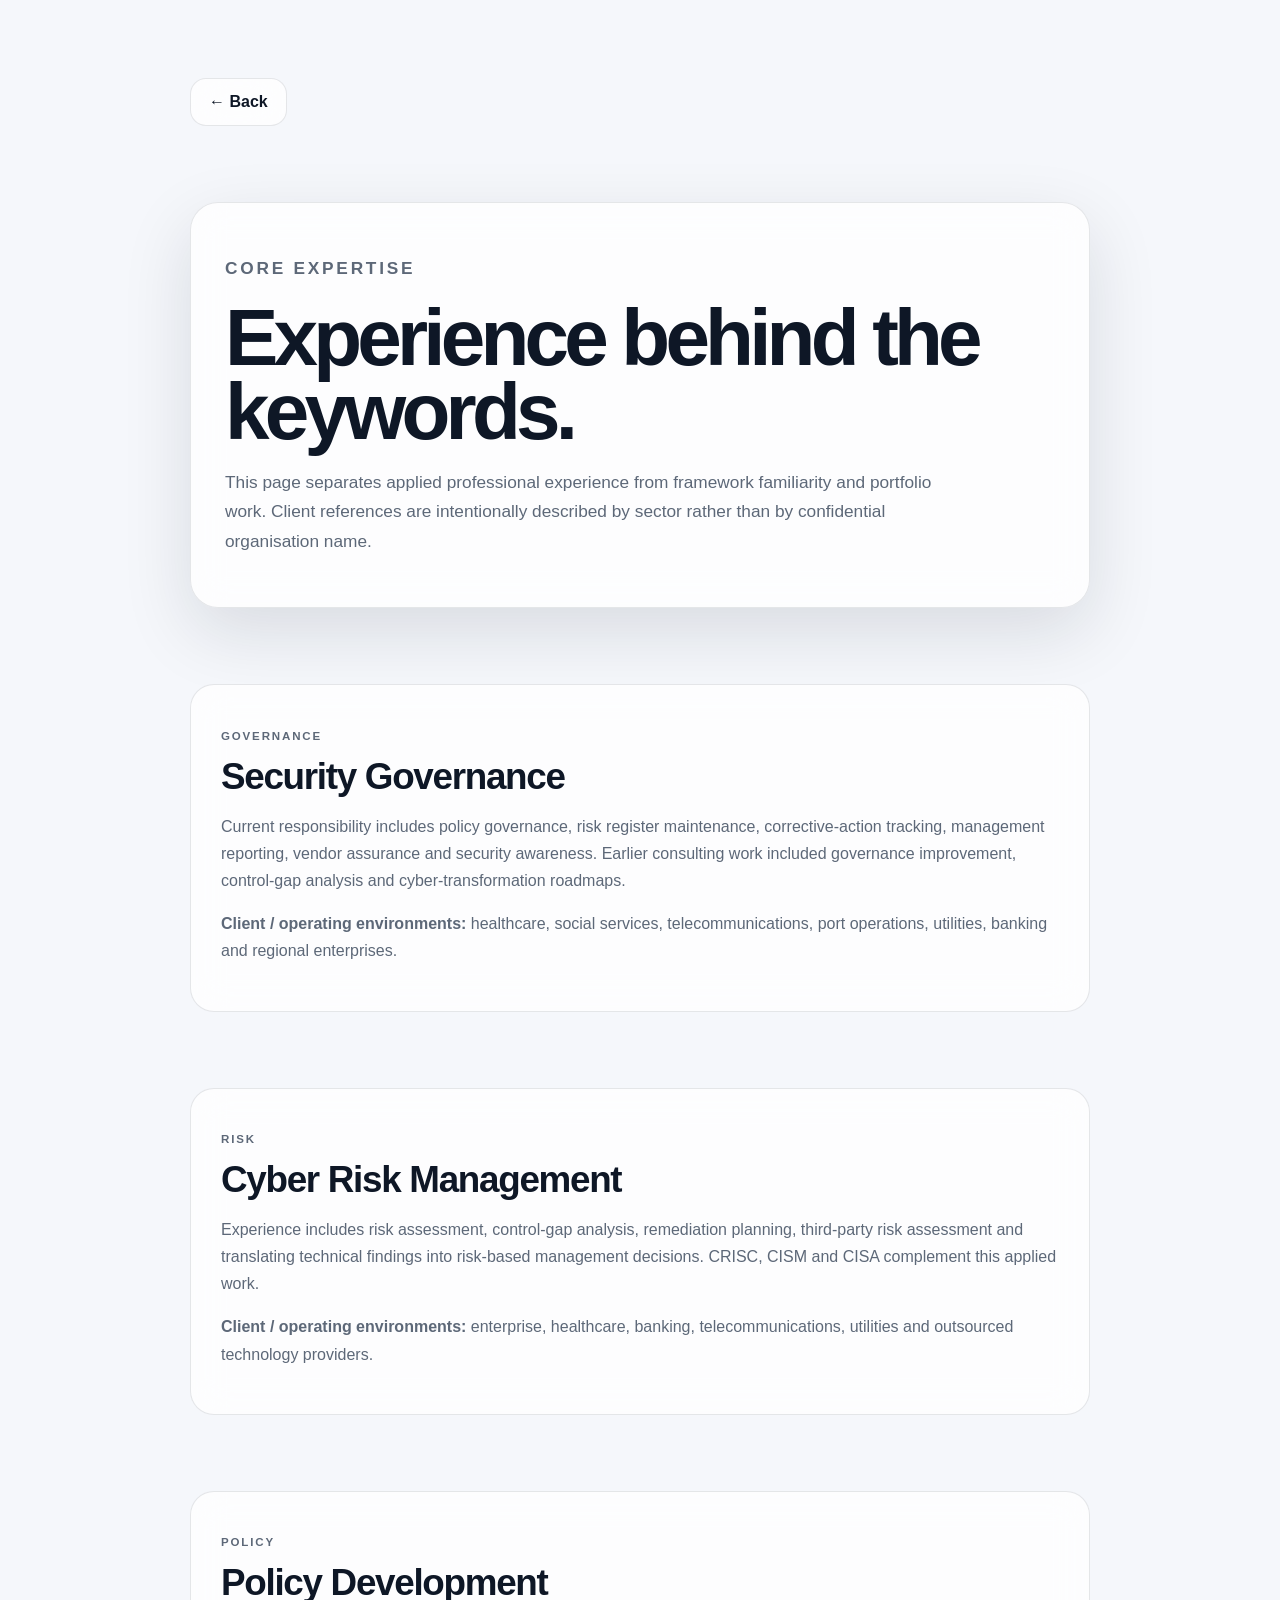
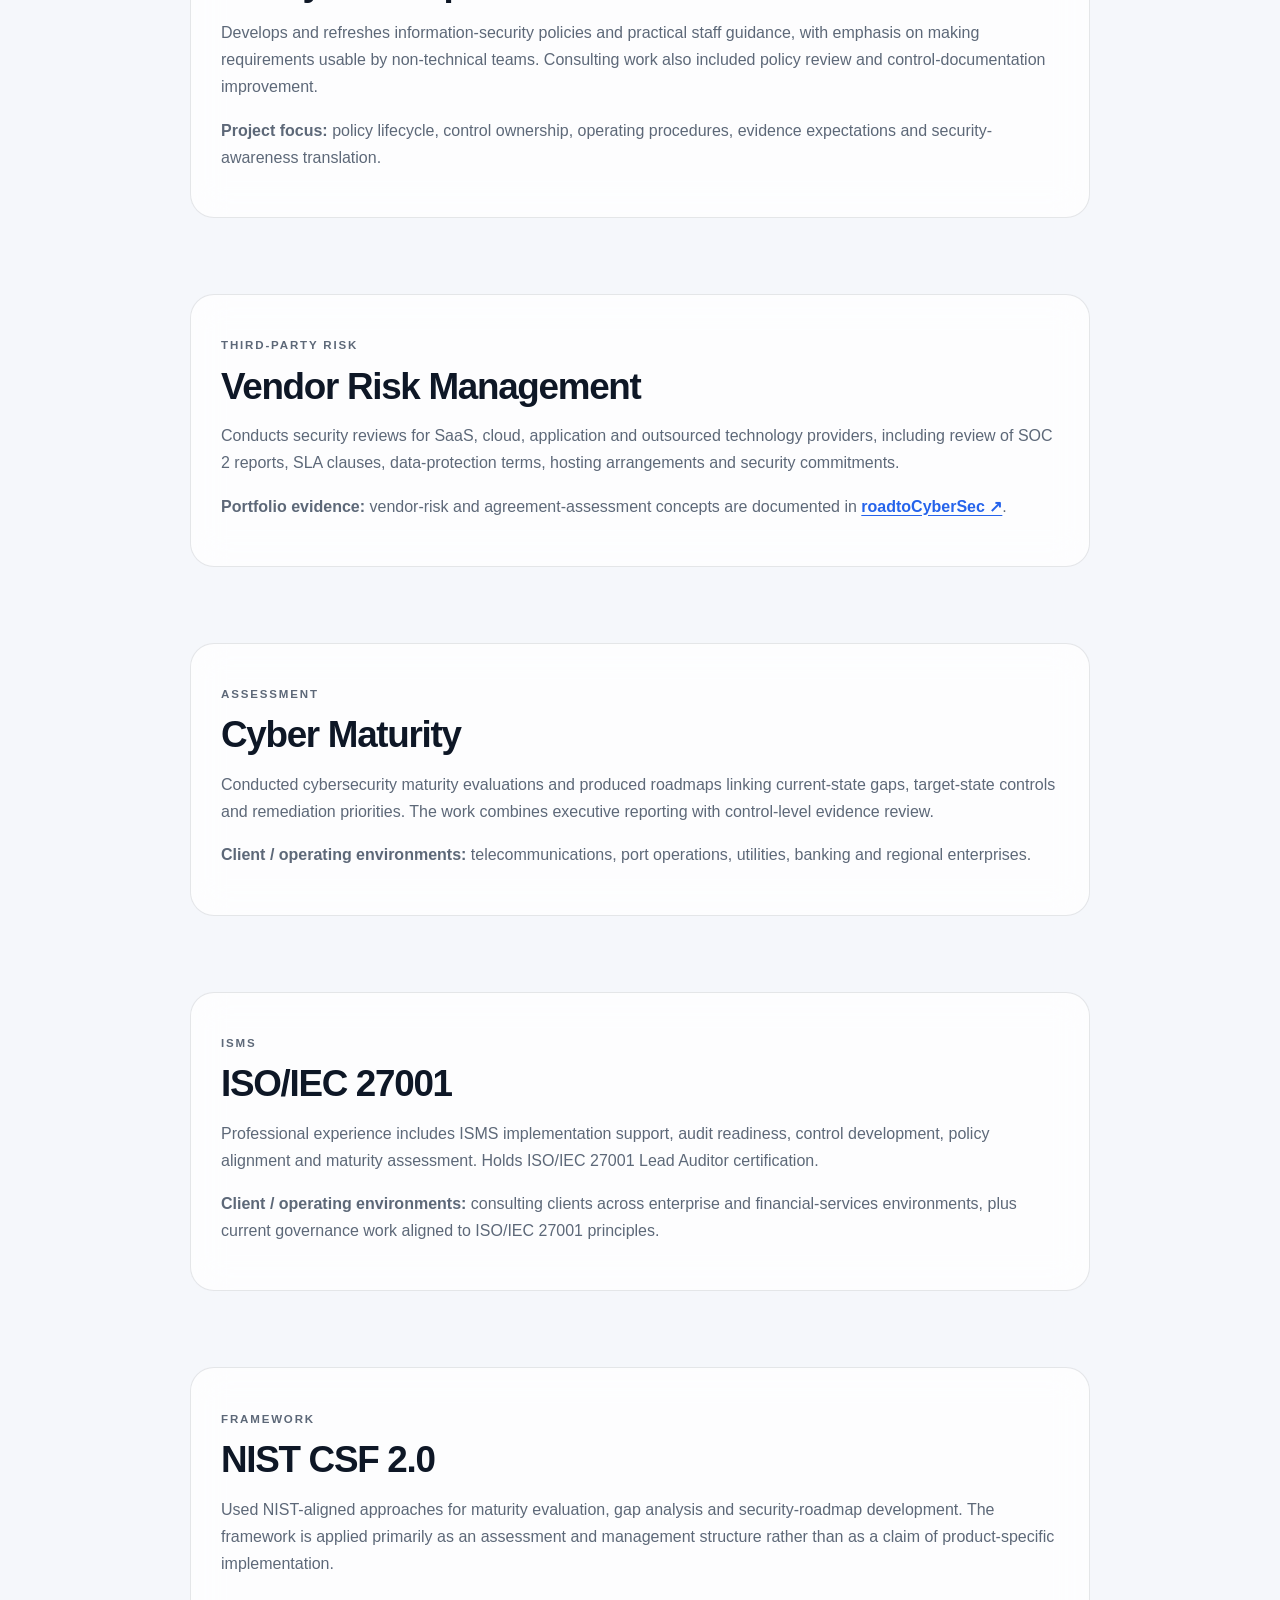
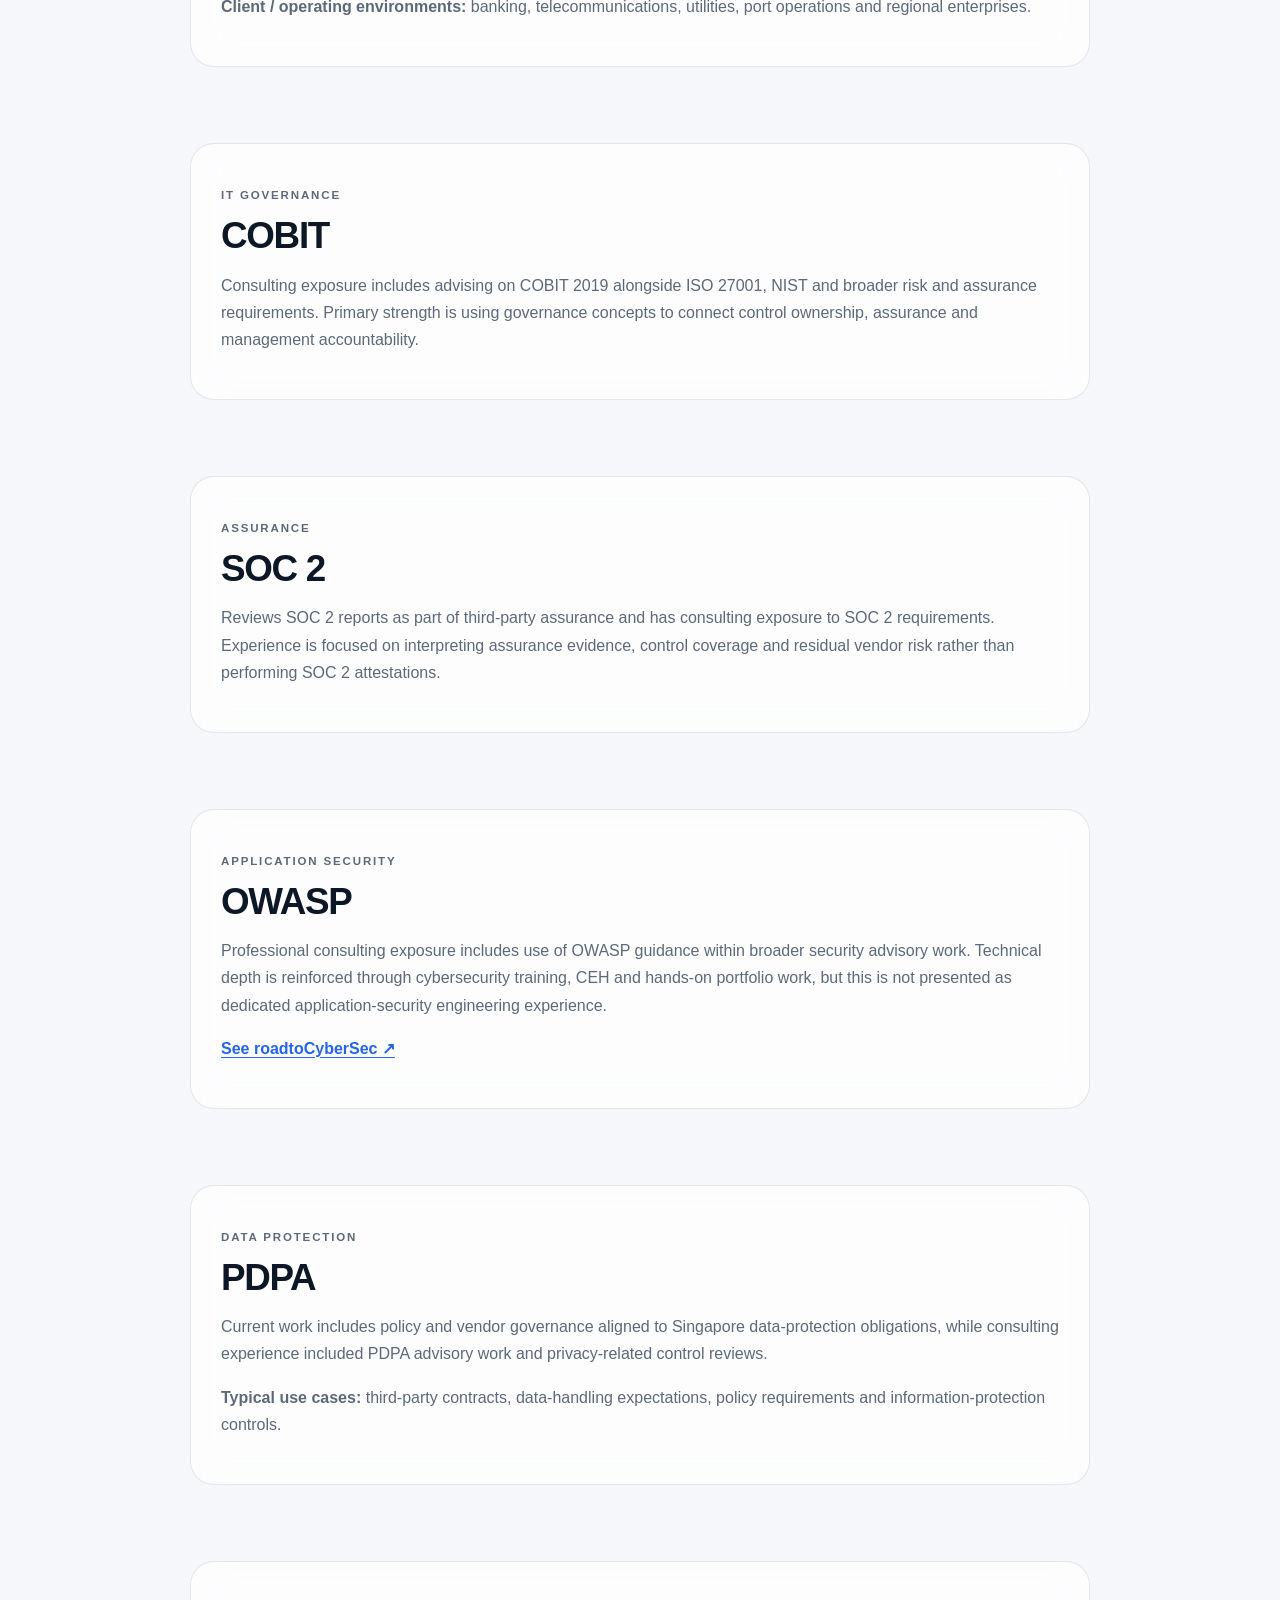
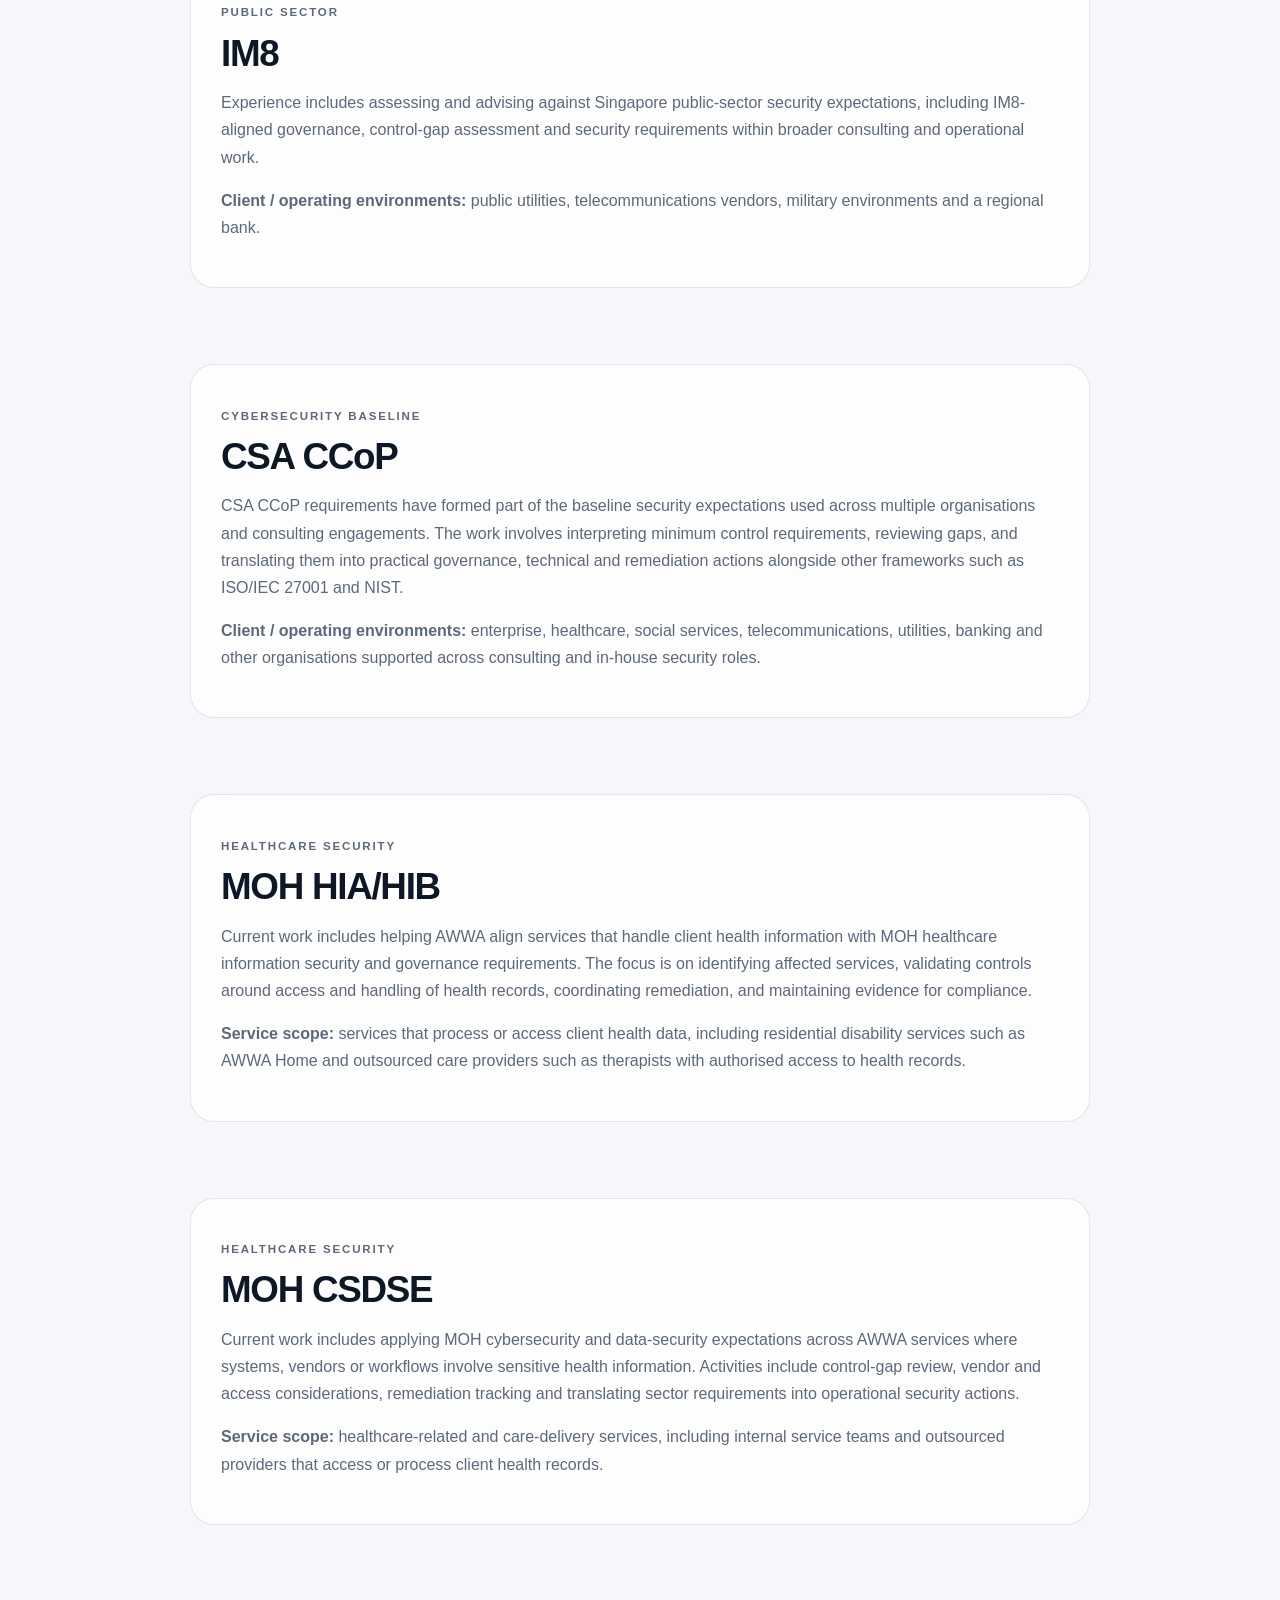
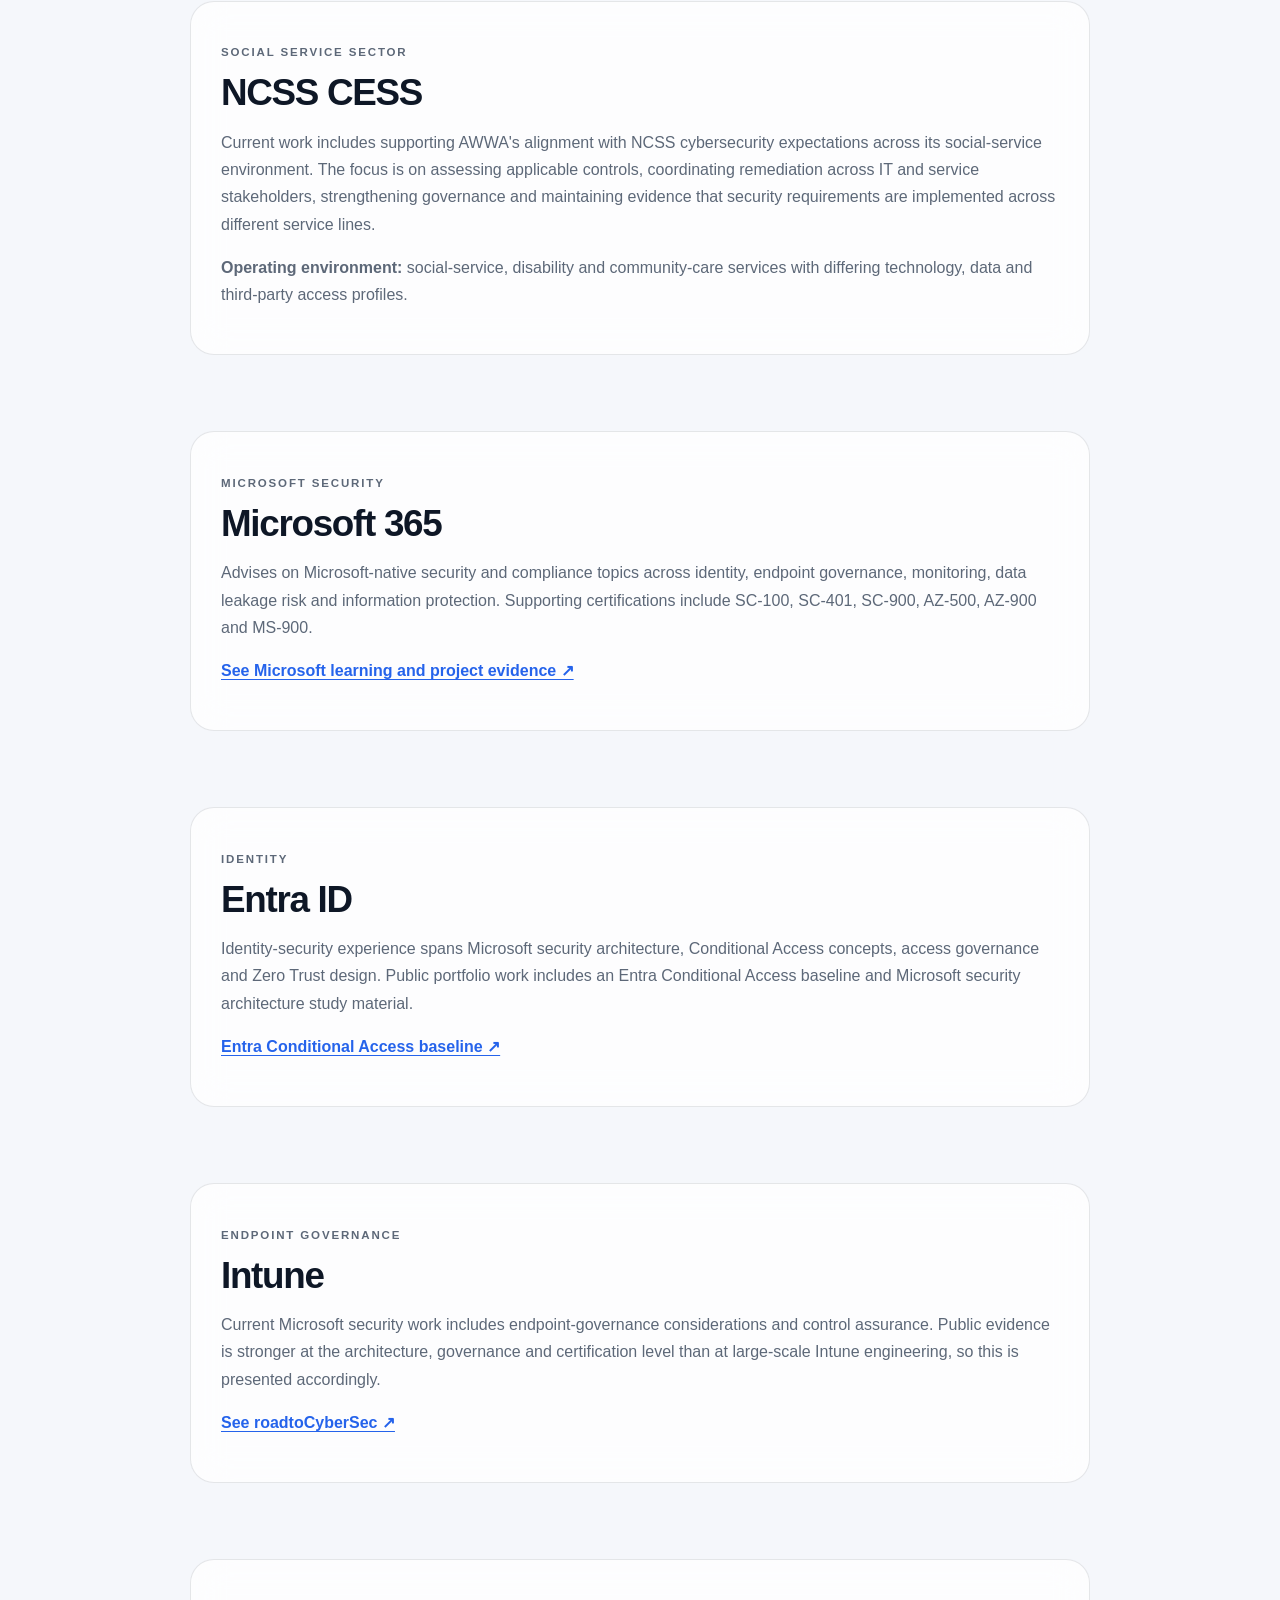
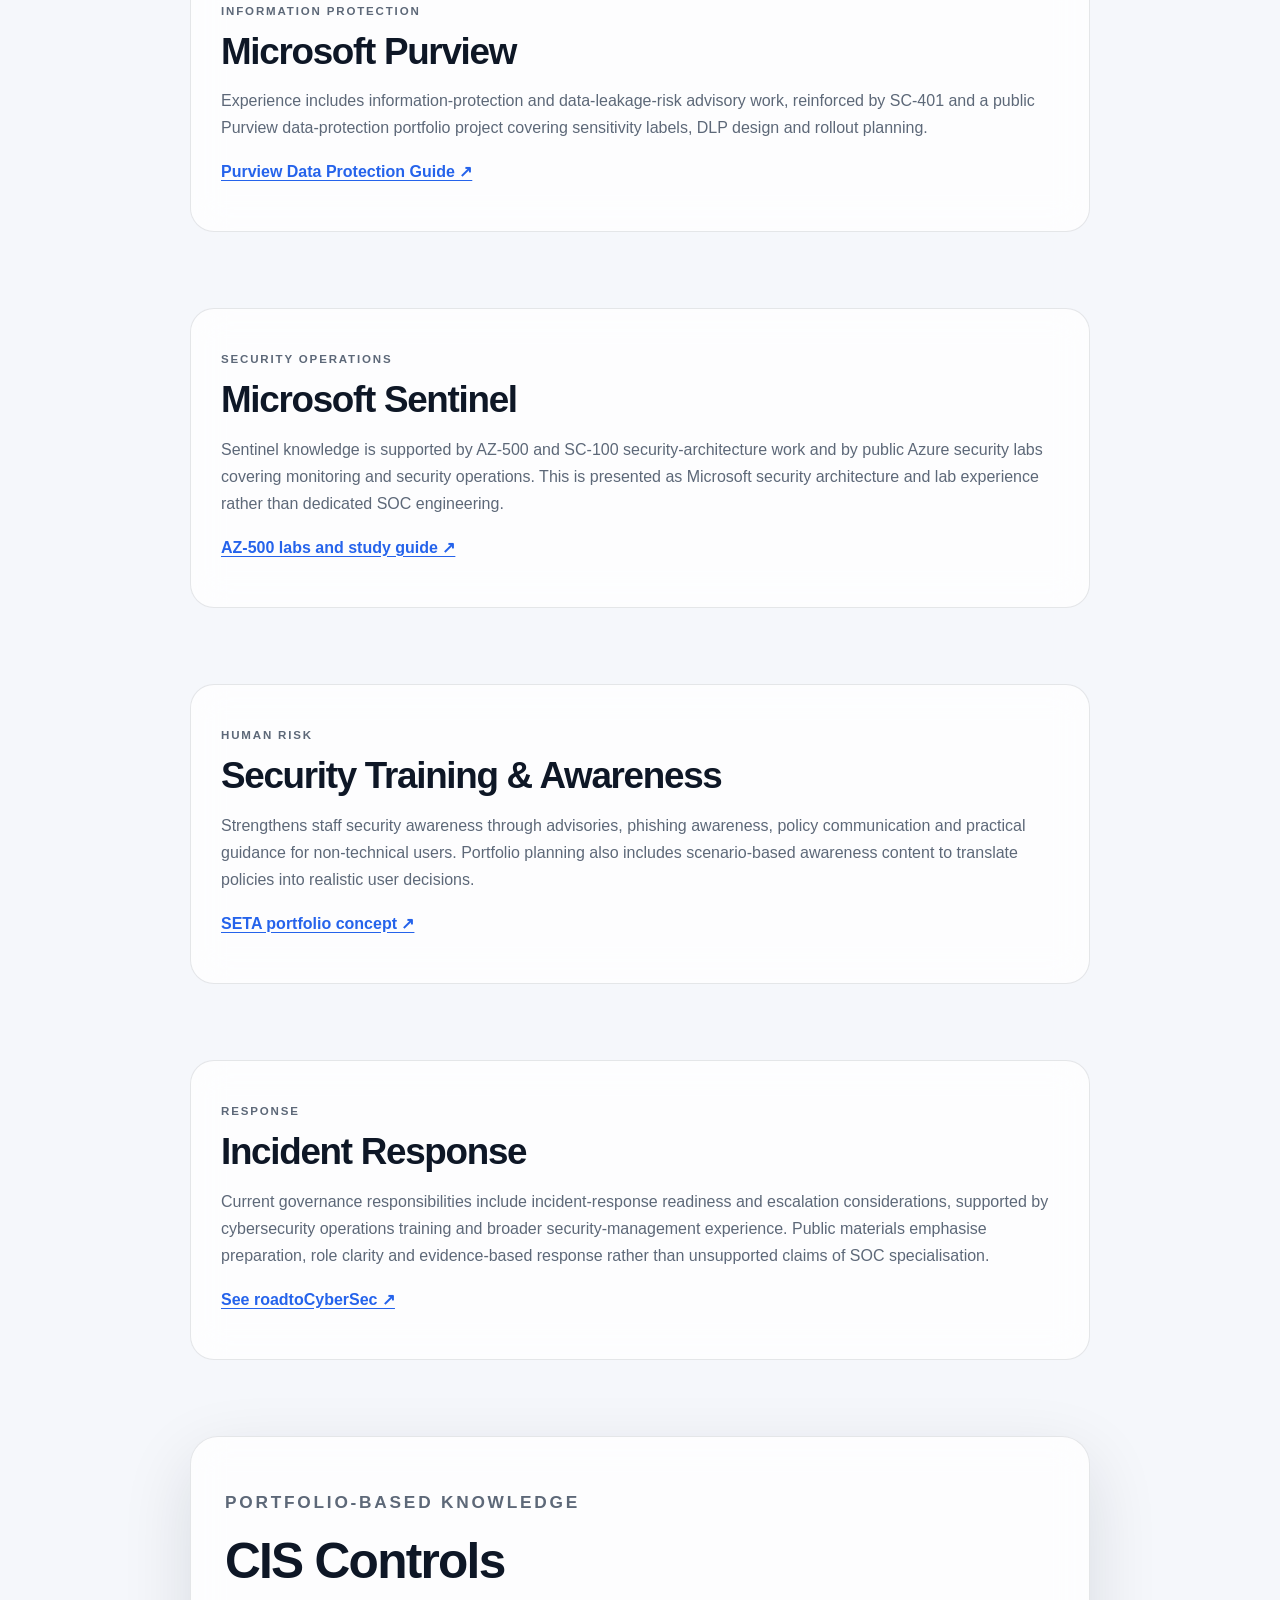
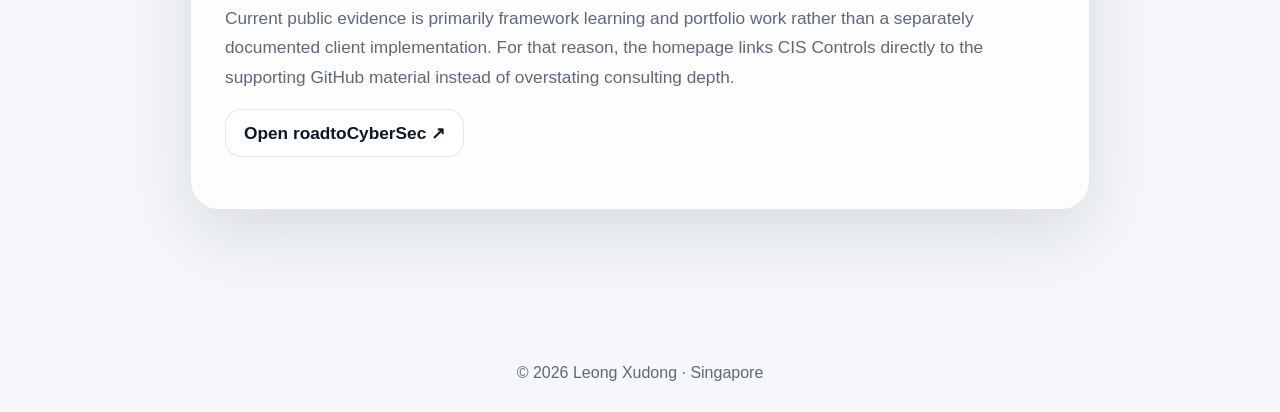
<file: expertise.html>
<!doctype html>
<html lang="en">
<head>
  <meta charset="utf-8">
  <meta name="viewport" content="width=device-width, initial-scale=1">
  <meta name="description" content="Evidence-backed cybersecurity expertise and project experience for Leong Xudong.">
  <title>Expertise | Leong Xudong</title>
  <link rel="stylesheet" href="style.css">
</head>
<body>
  <main class="resume-page expertise-page">
    <div class="actions"><a class="button" href="index.html">← Back</a></div>

    <section class="panel resume-header">
      <p class="section-label">CORE EXPERTISE</p>
      <h1>Experience behind the keywords.</h1>
      <p class="lead">This page separates applied professional experience from framework familiarity and portfolio work. Client references are intentionally described by sector rather than by confidential organisation name.</p>
    </section>

    <section id="security-governance" class="expertise-card"><p class="section-label">GOVERNANCE</p><h2>Security Governance</h2><p>Current responsibility includes policy governance, risk register maintenance, corrective-action tracking, management reporting, vendor assurance and security awareness. Earlier consulting work included governance improvement, control-gap analysis and cyber-transformation roadmaps.</p><p><strong>Client / operating environments:</strong> healthcare, social services, telecommunications, port operations, utilities, banking and regional enterprises.</p></section>
    <section id="cyber-risk" class="expertise-card"><p class="section-label">RISK</p><h2>Cyber Risk Management</h2><p>Experience includes risk assessment, control-gap analysis, remediation planning, third-party risk assessment and translating technical findings into risk-based management decisions. CRISC, CISM and CISA complement this applied work.</p><p><strong>Client / operating environments:</strong> enterprise, healthcare, banking, telecommunications, utilities and outsourced technology providers.</p></section>
    <section id="policy" class="expertise-card"><p class="section-label">POLICY</p><h2>Policy Development</h2><p>Develops and refreshes information-security policies and practical staff guidance, with emphasis on making requirements usable by non-technical teams. Consulting work also included policy review and control-documentation improvement.</p><p><strong>Project focus:</strong> policy lifecycle, control ownership, operating procedures, evidence expectations and security-awareness translation.</p></section>
    <section id="vendor-risk" class="expertise-card"><p class="section-label">THIRD-PARTY RISK</p><h2>Vendor Risk Management</h2><p>Conducts security reviews for SaaS, cloud, application and outsourced technology providers, including review of SOC 2 reports, SLA clauses, data-protection terms, hosting arrangements and security commitments.</p><p><strong>Portfolio evidence:</strong> vendor-risk and agreement-assessment concepts are documented in <a href="https://github.com/leongxudong/roadtoCyberSec/blob/main/projects.md" target="_blank" rel="noopener">roadtoCyberSec ↗</a>.</p></section>
    <section id="cyber-maturity" class="expertise-card"><p class="section-label">ASSESSMENT</p><h2>Cyber Maturity</h2><p>Conducted cybersecurity maturity evaluations and produced roadmaps linking current-state gaps, target-state controls and remediation priorities. The work combines executive reporting with control-level evidence review.</p><p><strong>Client / operating environments:</strong> telecommunications, port operations, utilities, banking and regional enterprises.</p></section>
    <section id="iso27001" class="expertise-card"><p class="section-label">ISMS</p><h2>ISO/IEC 27001</h2><p>Professional experience includes ISMS implementation support, audit readiness, control development, policy alignment and maturity assessment. Holds ISO/IEC 27001 Lead Auditor certification.</p><p><strong>Client / operating environments:</strong> consulting clients across enterprise and financial-services environments, plus current governance work aligned to ISO/IEC 27001 principles.</p></section>
    <section id="nist" class="expertise-card"><p class="section-label">FRAMEWORK</p><h2>NIST CSF 2.0</h2><p>Used NIST-aligned approaches for maturity evaluation, gap analysis and security-roadmap development. The framework is applied primarily as an assessment and management structure rather than as a claim of product-specific implementation.</p><p><strong>Client / operating environments:</strong> banking, telecommunications, utilities, port operations and regional enterprises.</p></section>
    <section id="cobit" class="expertise-card"><p class="section-label">IT GOVERNANCE</p><h2>COBIT</h2><p>Consulting exposure includes advising on COBIT 2019 alongside ISO 27001, NIST and broader risk and assurance requirements. Primary strength is using governance concepts to connect control ownership, assurance and management accountability.</p></section>
    <section id="soc2" class="expertise-card"><p class="section-label">ASSURANCE</p><h2>SOC 2</h2><p>Reviews SOC 2 reports as part of third-party assurance and has consulting exposure to SOC 2 requirements. Experience is focused on interpreting assurance evidence, control coverage and residual vendor risk rather than performing SOC 2 attestations.</p></section>
    <section id="owasp" class="expertise-card"><p class="section-label">APPLICATION SECURITY</p><h2>OWASP</h2><p>Professional consulting exposure includes use of OWASP guidance within broader security advisory work. Technical depth is reinforced through cybersecurity training, CEH and hands-on portfolio work, but this is not presented as dedicated application-security engineering experience.</p><p><a href="https://github.com/leongxudong/roadtoCyberSec" target="_blank" rel="noopener">See roadtoCyberSec ↗</a></p></section>
    <section id="pdpa" class="expertise-card"><p class="section-label">DATA PROTECTION</p><h2>PDPA</h2><p>Current work includes policy and vendor governance aligned to Singapore data-protection obligations, while consulting experience included PDPA advisory work and privacy-related control reviews.</p><p><strong>Typical use cases:</strong> third-party contracts, data-handling expectations, policy requirements and information-protection controls.</p></section>

    <section id="im8" class="expertise-card"><p class="section-label">PUBLIC SECTOR</p><h2>IM8</h2><p>Experience includes assessing and advising against Singapore public-sector security expectations, including IM8-aligned governance, control-gap assessment and security requirements within broader consulting and operational work.</p><p><strong>Client / operating environments:</strong> public utilities, telecommunications vendors, military environments and a regional bank.</p></section>
    <section id="csa-ccop" class="expertise-card"><p class="section-label">CYBERSECURITY BASELINE</p><h2>CSA CCoP</h2><p>CSA CCoP requirements have formed part of the baseline security expectations used across multiple organisations and consulting engagements. The work involves interpreting minimum control requirements, reviewing gaps, and translating them into practical governance, technical and remediation actions alongside other frameworks such as ISO/IEC 27001 and NIST.</p><p><strong>Client / operating environments:</strong> enterprise, healthcare, social services, telecommunications, utilities, banking and other organisations supported across consulting and in-house security roles.</p></section>
    <section id="moh-hia-hib" class="expertise-card"><p class="section-label">HEALTHCARE SECURITY</p><h2>MOH HIA/HIB</h2><p>Current work includes helping AWWA align services that handle client health information with MOH healthcare information security and governance requirements. The focus is on identifying affected services, validating controls around access and handling of health records, coordinating remediation, and maintaining evidence for compliance.</p><p><strong>Service scope:</strong> services that process or access client health data, including residential disability services such as AWWA Home and outsourced care providers such as therapists with authorised access to health records.</p></section>
    <section id="moh-csdse" class="expertise-card"><p class="section-label">HEALTHCARE SECURITY</p><h2>MOH CSDSE</h2><p>Current work includes applying MOH cybersecurity and data-security expectations across AWWA services where systems, vendors or workflows involve sensitive health information. Activities include control-gap review, vendor and access considerations, remediation tracking and translating sector requirements into operational security actions.</p><p><strong>Service scope:</strong> healthcare-related and care-delivery services, including internal service teams and outsourced providers that access or process client health records.</p></section>
    <section id="ncss-cess" class="expertise-card"><p class="section-label">SOCIAL SERVICE SECTOR</p><h2>NCSS CESS</h2><p>Current work includes supporting AWWA's alignment with NCSS cybersecurity expectations across its social-service environment. The focus is on assessing applicable controls, coordinating remediation across IT and service stakeholders, strengthening governance and maintaining evidence that security requirements are implemented across different service lines.</p><p><strong>Operating environment:</strong> social-service, disability and community-care services with differing technology, data and third-party access profiles.</p></section>

    <section id="m365" class="expertise-card"><p class="section-label">MICROSOFT SECURITY</p><h2>Microsoft 365</h2><p>Advises on Microsoft-native security and compliance topics across identity, endpoint governance, monitoring, data leakage risk and information protection. Supporting certifications include SC-100, SC-401, SC-900, AZ-500, AZ-900 and MS-900.</p><p><a href="https://github.com/leongxudong/roadtoCyberSec" target="_blank" rel="noopener">See Microsoft learning and project evidence ↗</a></p></section>
    <section id="entra" class="expertise-card"><p class="section-label">IDENTITY</p><h2>Entra ID</h2><p>Identity-security experience spans Microsoft security architecture, Conditional Access concepts, access governance and Zero Trust design. Public portfolio work includes an Entra Conditional Access baseline and Microsoft security architecture study material.</p><p><a href="https://github.com/leongxudong/entra-conditional-access-baseline" target="_blank" rel="noopener">Entra Conditional Access baseline ↗</a></p></section>
    <section id="intune" class="expertise-card"><p class="section-label">ENDPOINT GOVERNANCE</p><h2>Intune</h2><p>Current Microsoft security work includes endpoint-governance considerations and control assurance. Public evidence is stronger at the architecture, governance and certification level than at large-scale Intune engineering, so this is presented accordingly.</p><p><a href="https://github.com/leongxudong/roadtoCyberSec" target="_blank" rel="noopener">See roadtoCyberSec ↗</a></p></section>
    <section id="purview" class="expertise-card"><p class="section-label">INFORMATION PROTECTION</p><h2>Microsoft Purview</h2><p>Experience includes information-protection and data-leakage-risk advisory work, reinforced by SC-401 and a public Purview data-protection portfolio project covering sensitivity labels, DLP design and rollout planning.</p><p><a href="https://github.com/leongxudong/microsoft-purview-data-protection-guide" target="_blank" rel="noopener">Purview Data Protection Guide ↗</a></p></section>
    <section id="sentinel" class="expertise-card"><p class="section-label">SECURITY OPERATIONS</p><h2>Microsoft Sentinel</h2><p>Sentinel knowledge is supported by AZ-500 and SC-100 security-architecture work and by public Azure security labs covering monitoring and security operations. This is presented as Microsoft security architecture and lab experience rather than dedicated SOC engineering.</p><p><a href="https://github.com/leongxudong/microsoft-az-500-study-guide" target="_blank" rel="noopener">AZ-500 labs and study guide ↗</a></p></section>
    <section id="awareness" class="expertise-card"><p class="section-label">HUMAN RISK</p><h2>Security Training &amp; Awareness</h2><p>Strengthens staff security awareness through advisories, phishing awareness, policy communication and practical guidance for non-technical users. Portfolio planning also includes scenario-based awareness content to translate policies into realistic user decisions.</p><p><a href="https://github.com/leongxudong/roadtoCyberSec/blob/main/projects.md" target="_blank" rel="noopener">SETA portfolio concept ↗</a></p></section>
    <section id="incident-response" class="expertise-card"><p class="section-label">RESPONSE</p><h2>Incident Response</h2><p>Current governance responsibilities include incident-response readiness and escalation considerations, supported by cybersecurity operations training and broader security-management experience. Public materials emphasise preparation, role clarity and evidence-based response rather than unsupported claims of SOC specialisation.</p><p><a href="https://github.com/leongxudong/roadtoCyberSec" target="_blank" rel="noopener">See roadtoCyberSec ↗</a></p></section>

    <section class="panel resume-section"><p class="section-label">PORTFOLIO-BASED KNOWLEDGE</p><h2>CIS Controls</h2><p>Current public evidence is primarily framework learning and portfolio work rather than a separately documented client implementation. For that reason, the homepage links CIS Controls directly to the supporting GitHub material instead of overstating consulting depth.</p><p><a class="button" href="https://github.com/leongxudong/roadtoCyberSec" target="_blank" rel="noopener">Open roadtoCyberSec ↗</a></p></section>
  </main>
  <footer>© 2026 Leong Xudong · Singapore</footer>
</body>
</html>
</file>
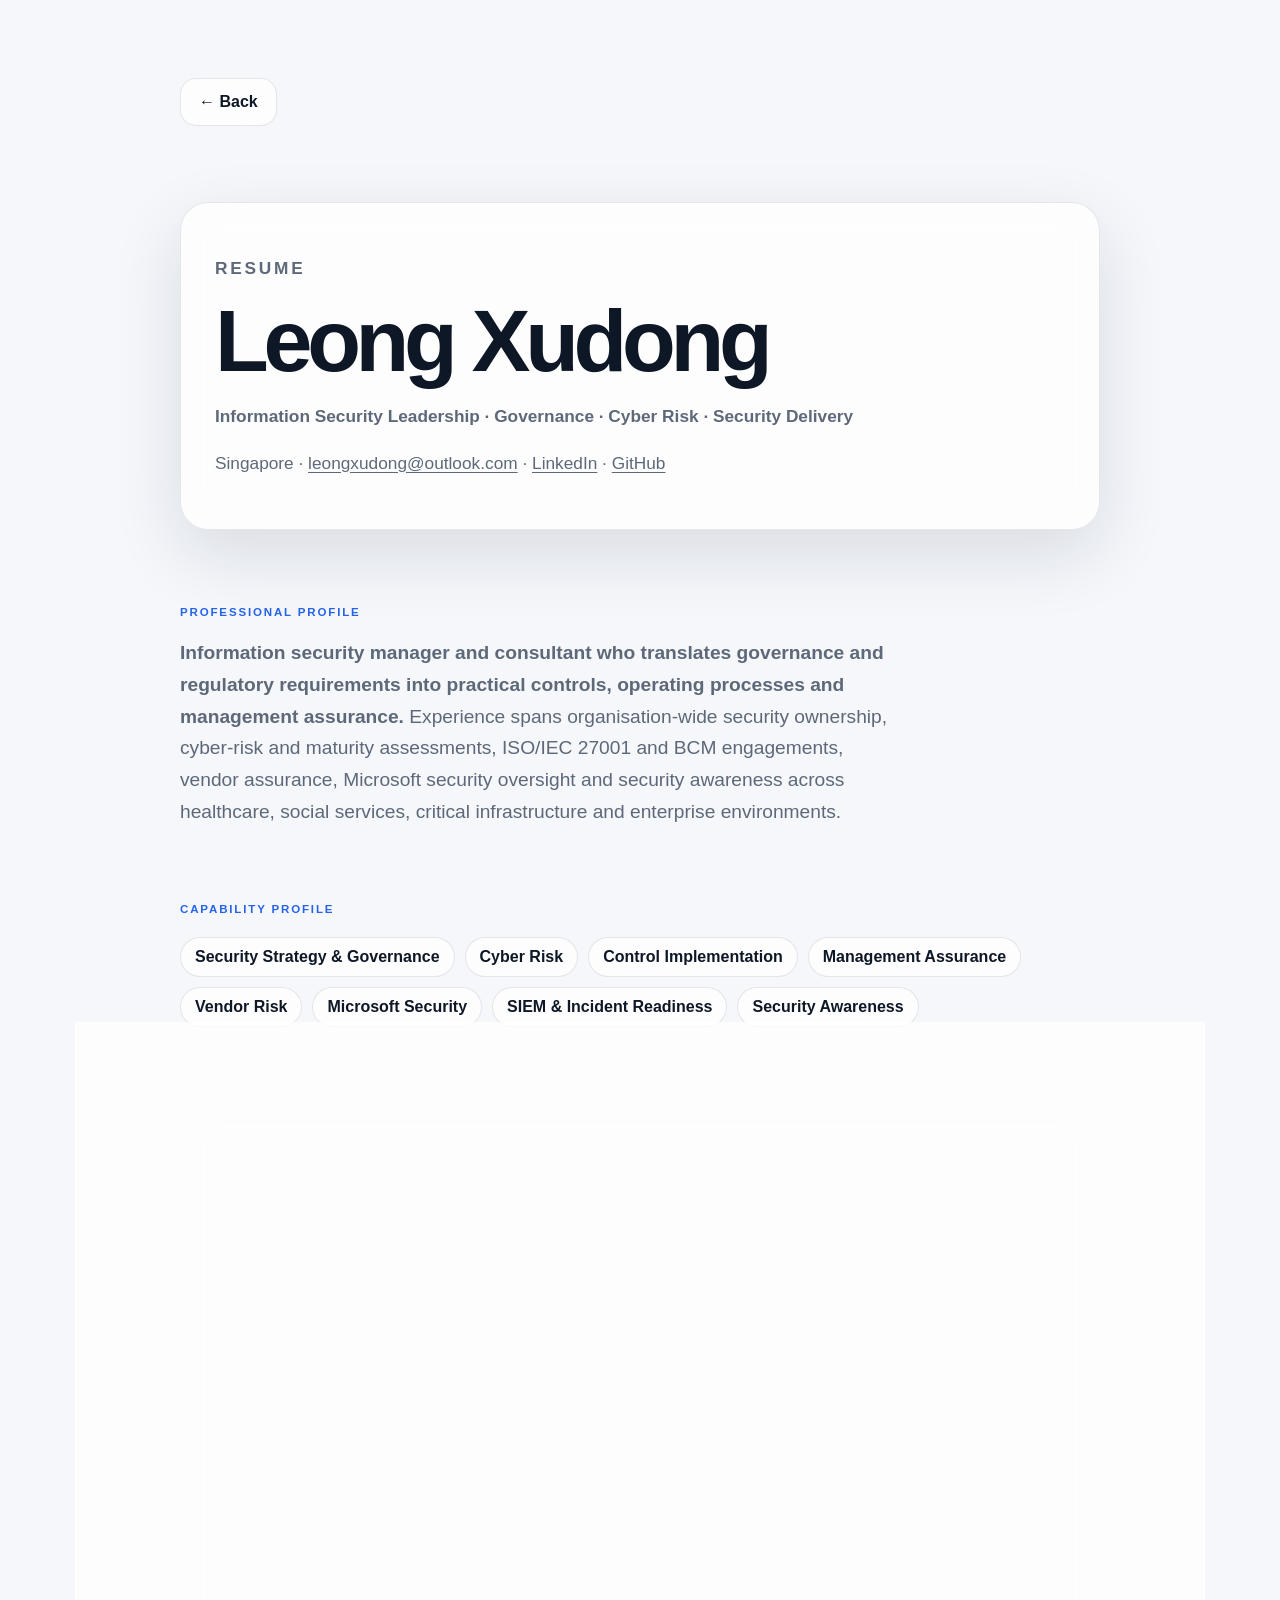
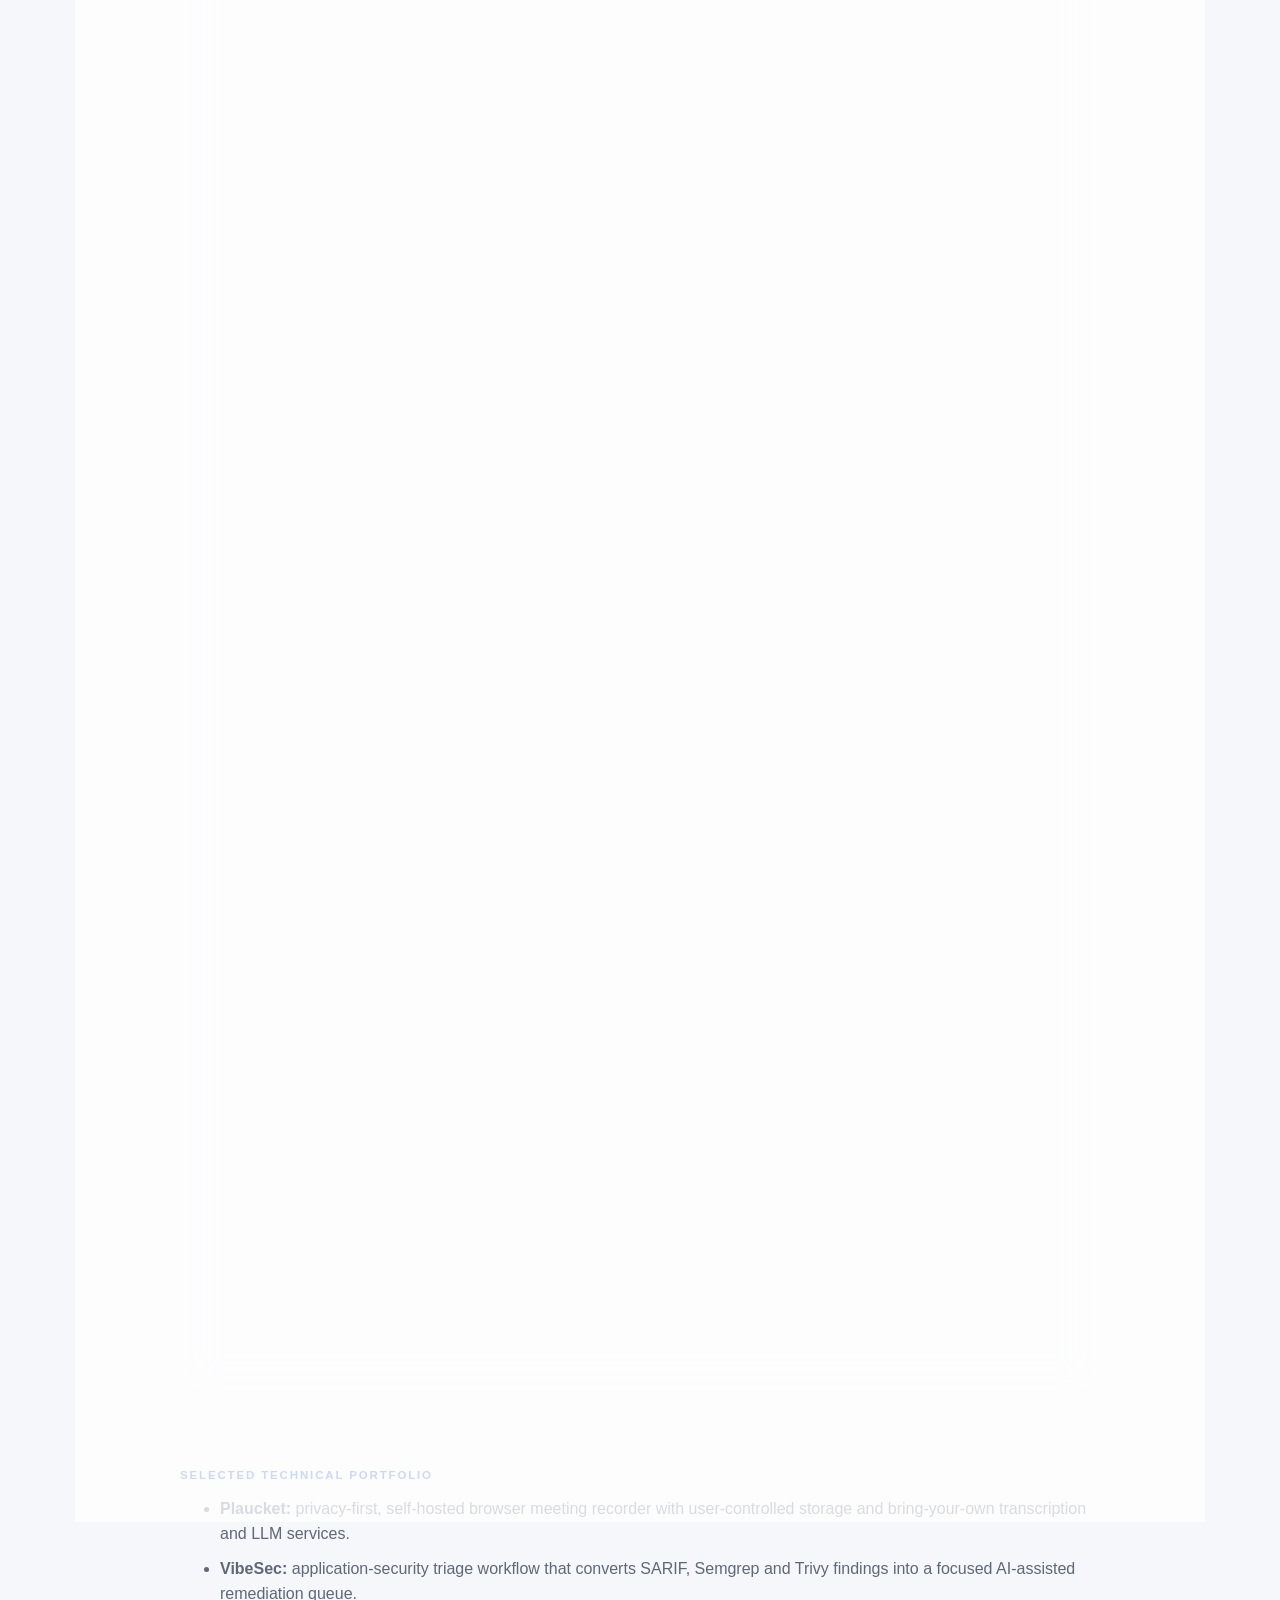
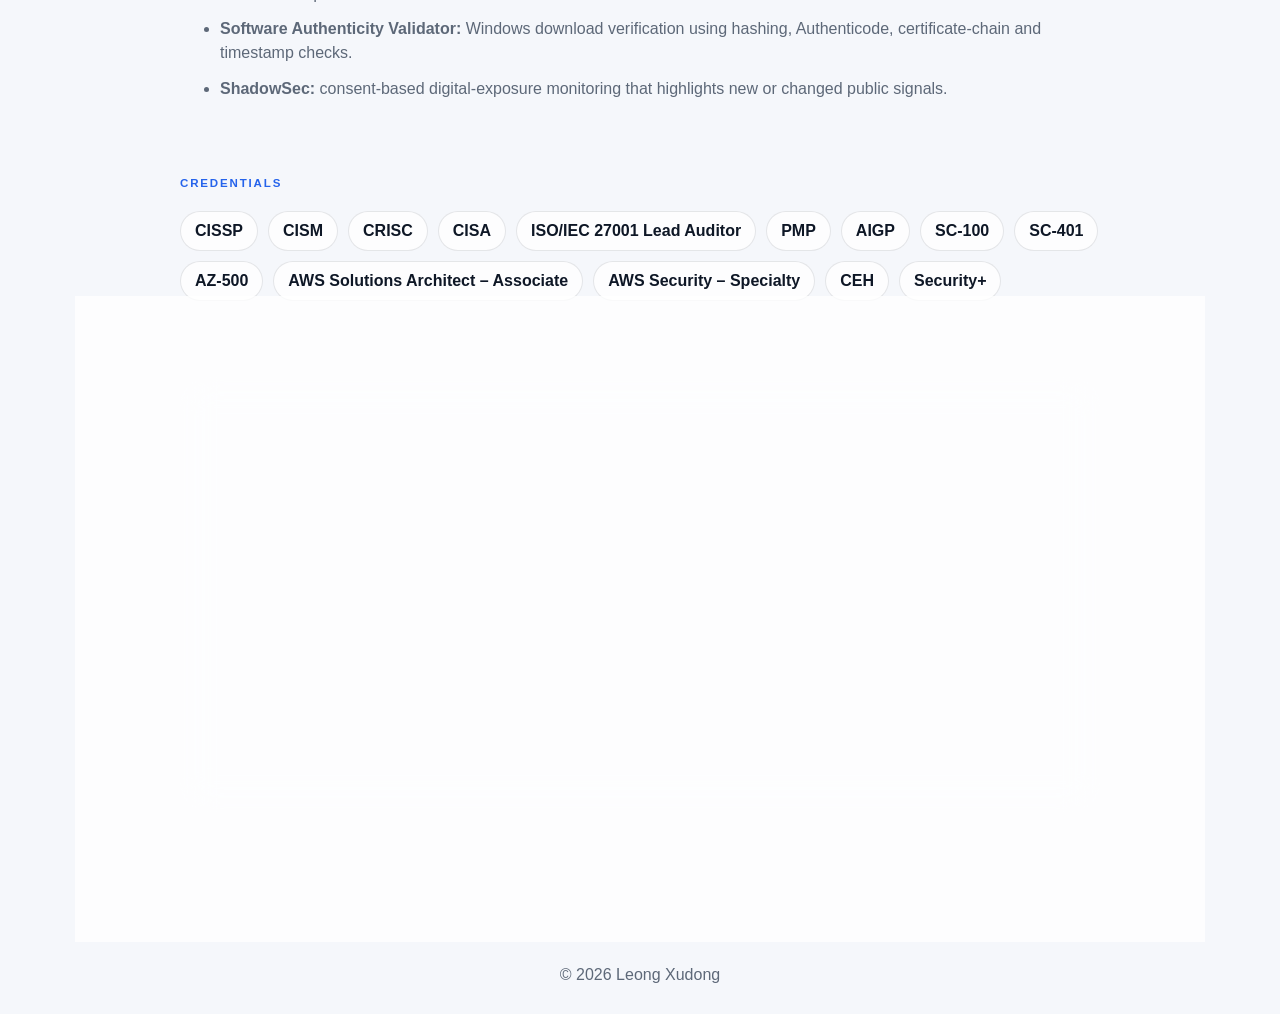
<file: resume.html>
<!doctype html>
<html lang="en">
<head>
  <meta charset="utf-8">
  <meta name="viewport" content="width=device-width, initial-scale=1">
  <meta name="description" content="Public resume of Leong Xudong, an information security manager focused on governance, cyber risk and practical security delivery.">
  <title>Resume | Leong Xudong</title>
  <link rel="stylesheet" href="style.css">
</head>
<body>
<main class="resume-page">
  <div class="actions"><a class="button" href="index.html">← Back</a></div>

  <section class="panel resume-header">
    <p class="section-label">RESUME</p>
    <h1>Leong Xudong</h1>
    <p class="role">Information Security Leadership · Governance · Cyber Risk · Security Delivery</p>
    <p class="lead">Singapore · <a href="mailto:leongxudong@outlook.com">leongxudong@outlook.com</a> · <a href="https://www.linkedin.com/in/leong-xudong-a3047a219" target="_blank" rel="noopener">LinkedIn</a> · <a href="https://github.com/leongxudong" target="_blank" rel="noopener">GitHub</a></p>
  </section>

  <section>
    <p class="section-label">PROFESSIONAL PROFILE</p>
    <p class="lead"><strong>Information security manager and consultant who translates governance and regulatory requirements into practical controls, operating processes and management assurance.</strong> Experience spans organisation-wide security ownership, cyber-risk and maturity assessments, ISO/IEC 27001 and BCM engagements, vendor assurance, Microsoft security oversight and security awareness across healthcare, social services, critical infrastructure and enterprise environments.</p>
  </section>

  <section>
    <p class="section-label">CAPABILITY PROFILE</p>
    <div class="chips">
      <span>Security Strategy &amp; Governance</span><span>Cyber Risk</span><span>Control Implementation</span><span>Management Assurance</span><span>Vendor Risk</span><span>Microsoft Security</span><span>SIEM &amp; Incident Readiness</span><span>Security Awareness</span>
    </div>
  </section>

  <section class="panel resume-section">
    <p class="section-label">EXPERIENCE</p>

    <h2>Assistant Manager, Information Security</h2>
    <p class="role">AWWA Ltd · Dec 2025 – Present</p>
    <ul>
      <li>Lead the organisation-wide information security function across governance, cyber risk, compliance, vendor assurance, security operations and improvement planning.</li>
      <li>Drive ISO/IEC 27001 and CSA Cyber Trust Mark readiness through policy renewal, risk management, control-gap remediation, ownership tracking and management reporting.</li>
      <li>Translate PDPA, MOH HIA/HIB, MOH CSDSE and NCSS CESS expectations into practical controls, assurance activities and stakeholder guidance.</li>
      <li>Established recurring posture reporting across Microsoft Secure Score, Purview, Intune, vulnerability and patch-compliance measures to support risk-based prioritisation.</li>
      <li>Designed and delivered an organisation-wide security awareness assessment with an 80% pass benchmark and a 90% average score; continue to reinforce behaviour through phishing exercises and targeted advisories.</li>
      <li>Conduct third-party security due diligence and advise on Microsoft 365 security, identity, endpoint protection, monitoring, SIEM, privileged access and incident response.</li>
    </ul>

    <h2>Senior Associate, Cyber Transformation</h2>
    <p class="role">Ensign InfoSecurity · Sep – Nov 2025</p>
    <ul>
      <li>Conducted cybersecurity maturity assessments aligned with NIST CSF, ISO/IEC 27001 and government security requirements.</li>
      <li>Supported risk assessment, control-gap analysis, policy review and remediation planning across telecommunications, port, utilities, banking and regional enterprise environments.</li>
    </ul>

    <h2>Senior Consultant and Project Manager</h2>
    <p class="role">AeX Consultancy &amp; Training Pte Ltd · 2024 – 2025</p>
    <ul>
      <li>Managed ISO/IEC 27001 ISMS, ISO 22301 BCM and cybersecurity governance engagements, translating technical and control findings into practical remediation roadmaps.</li>
      <li>Advised stakeholders using NIST CSF, COBIT, SOC 2, PDPA, CSA guidance and MAS TRM while balancing assurance requirements with operational constraints.</li>
    </ul>

    <h2>Project Manager</h2>
    <p class="role">Exergy Technologies Pte Ltd · 2022 – 2023</p>
    <ul><li>Conducted data-centre audits and compliance assessments and supported cloud migration, IT operations, project delivery and audit-evidence collection.</li></ul>

    <h2>Associate Consultant</h2>
    <p class="role">AeX Consultancy &amp; Training Pte Ltd · 2020 – 2022</p>
    <ul><li>Supported ISO/IEC 27001 and ISO 22301 engagements through gap analysis, evidence review, reporting and implementation coordination.</li></ul>

    <h2>Military Intelligence Expert</h2>
    <p class="role">MINDEF · 2014 – 2019</p>
    <ul><li>Managed unit-level information and operational security, including asset protection, classification and access control, and supported AI-related operational projects.</li></ul>
  </section>

  <section>
    <p class="section-label">SELECTED TECHNICAL PORTFOLIO</p>
    <ul>
      <li><strong>Plaucket:</strong> privacy-first, self-hosted browser meeting recorder with user-controlled storage and bring-your-own transcription and LLM services.</li>
      <li><strong>VibeSec:</strong> application-security triage workflow that converts SARIF, Semgrep and Trivy findings into a focused AI-assisted remediation queue.</li>
      <li><strong>Software Authenticity Validator:</strong> Windows download verification using hashing, Authenticode, certificate-chain and timestamp checks.</li>
      <li><strong>ShadowSec:</strong> consent-based digital-exposure monitoring that highlights new or changed public signals.</li>
    </ul>
  </section>

  <section>
    <p class="section-label">CREDENTIALS</p>
    <div class="chips">
      <span>CISSP</span><span>CISM</span><span>CRISC</span><span>CISA</span><span>ISO/IEC 27001 Lead Auditor</span><span>PMP</span><span>AIGP</span><span>SC-100</span><span>SC-401</span><span>AZ-500</span><span>AWS Solutions Architect – Associate</span><span>AWS Security – Specialty</span><span>CEH</span><span>Security+</span>
    </div>
  </section>

  <section class="panel resume-section">
    <p class="section-label">EDUCATION</p>
    <h2>Bachelor of Information Technology in Cyber Security and Forensics</h2>
    <p class="role">Murdoch University · 2025</p>
    <h2>Diploma in Cyber and Digital Security</h2>
    <p class="role">Temasek Polytechnic · 2014</p>
  </section>
</main>
<footer>© 2026 Leong Xudong</footer>
</body>
</html>
</file>
<file: style.css>
*{box-sizing:border-box}html{scroll-behavior:smooth}
:root{--bg:#f5f7fb;--surface:rgba(255,255,255,.76);--text:#0e1726;--muted:#5d6878;--line:rgba(15,23,42,.1);--accent:#2563eb;--shadow:0 24px 70px rgba(15,23,42,.12);font-family:-apple-system,BlinkMacSystemFont,"SF Pro Display","Segoe UI",sans-serif}
@media(prefers-color-scheme:dark){:root{--bg:#080d16;--surface:rgba(17,24,39,.72);--text:#f8fafc;--muted:#a7b0bf;--line:rgba(255,255,255,.1);--accent:#60a5fa;--shadow:0 24px 70px rgba(0,0,0,.35)}}
body{margin:0;background:var(--bg);color:var(--text);overflow-x:hidden}.ambient{position:fixed;border-radius:50%;filter:blur(90px);opacity:.28;z-index:-1}.one{width:380px;height:380px;background:#60a5fa;top:-120px;right:-90px}.two{width:320px;height:320px;background:#a78bfa;bottom:-120px;left:-100px}.topbar{position:sticky;top:0;z-index:10;display:flex;justify-content:space-between;align-items:center;padding:18px max(24px,calc((100vw - 1120px)/2));backdrop-filter:blur(20px);background:color-mix(in srgb,var(--bg) 72%,transparent);border-bottom:1px solid var(--line)}.brand{display:grid;place-items:center;width:38px;height:38px;border-radius:12px;background:var(--text);color:var(--bg);font-weight:800;text-decoration:none}.topbar nav{display:flex;gap:22px}.topbar nav a{color:var(--muted);text-decoration:none;font-size:.9rem;font-weight:650}main{width:min(1120px,calc(100% - 36px));margin:auto;padding:56px 0 36px}.hero{min-height:72vh;display:grid;grid-template-columns:1.25fr .75fr;align-items:center;gap:60px}.kicker,.section-label{font-size:.72rem;letter-spacing:.16em;font-weight:800;color:var(--accent)}h1{font-size:clamp(3.4rem,8vw,7rem);line-height:.92;letter-spacing:-.06em;margin:16px 0 20px}h2{font-size:clamp(1.8rem,4vw,3.1rem);line-height:1.05;letter-spacing:-.035em;margin:10px 0}h3{font-size:1.15rem;letter-spacing:-.01em;margin:0}.role{font-size:1.15rem;font-weight:700}.lead{font-size:1.2rem;line-height:1.65;color:var(--muted);max-width:720px}.lead a{color:inherit;text-underline-offset:3px}.actions{display:flex;flex-wrap:wrap;gap:12px;margin-top:30px}.button{display:inline-flex;align-items:center;justify-content:center;min-height:48px;padding:0 18px;border:1px solid var(--line);border-radius:16px;text-decoration:none;color:var(--text);font-weight:750;background:var(--surface);backdrop-filter:blur(18px);transition:.2s}.button:hover{transform:translateY(-2px);box-shadow:var(--shadow)}.button.primary{background:var(--text);color:var(--bg);border-color:transparent}.portrait-wrap{position:relative;justify-self:center}.portrait{width:min(340px,70vw);aspect-ratio:1;border-radius:34px;object-fit:cover;box-shadow:var(--shadow);border:1px solid var(--line)}.status{position:absolute;left:18px;bottom:18px;padding:10px 14px;border-radius:999px;background:rgba(255,255,255,.82);color:#172033;font-weight:700;backdrop-filter:blur(12px)}.status span{display:inline-block;width:8px;height:8px;background:#22c55e;border-radius:50%;margin-right:7px}.panel,.resume-card,.contact-strip{margin:76px 0;padding:34px;border:1px solid var(--line);border-radius:28px;background:var(--surface);backdrop-filter:blur(18px);box-shadow:var(--shadow)}.panel{display:grid;grid-template-columns:1fr 1fr;gap:40px;align-items:center}.panel>p,.resume-card p{color:var(--muted);font-size:1.08rem;line-height:1.7}.chips{display:flex;flex-wrap:wrap;gap:10px;margin-top:22px}.chips span,.chips a{padding:10px 14px;border:1px solid var(--line);border-radius:999px;background:var(--surface);font-weight:650}.chips a{color:var(--text);text-decoration:none;transition:.2s}.project-grid{display:grid;grid-template-columns:repeat(2,minmax(0,1fr));gap:16px;margin:28px 0 76px}.project-card{display:flex;flex-direction:column;min-height:220px;padding:24px;border:1px solid var(--line);border-radius:24px;background:var(--surface);backdrop-filter:blur(18px);color:var(--text);text-decoration:none;transition:.2s}.project-card:hover{transform:translateY(-4px);box-shadow:var(--shadow)}.project-card strong{font-size:1.55rem;margin-top:14px}.project-card p{color:var(--muted);line-height:1.6;margin:10px 0 22px}.project-tag{font-size:.68rem;letter-spacing:.14em;color:var(--accent);font-weight:800}.project-link{margin-top:auto;font-weight:750;color:var(--accent)}.skills-section{margin-bottom:76px}.skills-note{max-width:760px;color:var(--muted);line-height:1.65}.radar-card{display:grid;grid-template-columns:minmax(0,1.15fr) minmax(280px,.85fr);gap:28px;align-items:center;margin-top:26px;padding:30px;border:1px solid var(--line);border-radius:28px;background:var(--surface);backdrop-filter:blur(18px);box-shadow:var(--shadow)}.skills-radar{width:100%;max-width:620px;justify-self:center;overflow:visible}.radar-grid polygon,.radar-grid line{fill:none;stroke:var(--line);stroke-width:1.2}.radar-area{fill:color-mix(in srgb,var(--accent) 24%,transparent);stroke:var(--accent);stroke-width:3}.radar-points circle{fill:var(--accent);stroke:var(--bg);stroke-width:2}.radar-labels text{fill:var(--text);font-size:13px;font-weight:750}.radar-summary{display:grid;gap:16px}.radar-summary>div{padding:16px 0;border-bottom:1px solid var(--line)}.radar-summary strong{display:block;font-size:1rem;margin-bottom:6px}.radar-summary span{display:block;color:var(--muted);line-height:1.5;font-size:.94rem}.radar-summary .button{justify-self:start;margin-top:4px}
.cert-groups{display:grid;gap:34px;margin-top:30px}.cert-group{display:grid;grid-template-columns:150px 1fr;gap:24px;align-items:start}.cert-group h3{padding-top:18px;color:var(--accent)}.cert-grid{display:grid;grid-template-columns:repeat(3,minmax(0,1fr));gap:14px}.cert-badge{min-height:230px;padding:18px;border:1px solid var(--line);border-radius:24px;background:var(--surface);display:flex;flex-direction:column;align-items:center;justify-content:center;text-align:center;color:var(--text);text-decoration:none;transition:.2s;overflow:hidden}.cert-badge:hover{transform:translateY(-4px);box-shadow:var(--shadow);border-color:color-mix(in srgb,var(--accent) 45%,var(--line))}.cert-badge img{width:126px;height:126px;object-fit:contain;margin-bottom:12px}.badge-mark{width:126px;height:126px;border-radius:28px;display:grid;place-items:center;margin-bottom:12px;padding:12px;border:1px solid var(--line);background:linear-gradient(145deg,color-mix(in srgb,var(--accent) 12%,var(--surface)),var(--surface));font-size:1.15rem;font-weight:900;letter-spacing:-.03em}.badge-mark small{display:block;font-size:.55rem;letter-spacing:.08em;color:var(--muted);margin-top:5px}.cert-badge .issuer{display:block;font-size:.66rem;letter-spacing:.12em;color:var(--accent);font-weight:800;margin-bottom:6px}.cert-badge strong{display:block;font-size:1.05rem;line-height:1.2}.cert-badge span.detail{display:block;margin-top:6px;color:var(--muted);line-height:1.35;font-size:.78rem}.cert-note{color:var(--muted);font-size:.88rem;line-height:1.55;margin-top:20px}.cert-groups.compact{gap:20px}.supporting-credentials{margin-top:28px;color:var(--muted);line-height:1.7}.resume-card,.contact-strip{display:flex;justify-content:space-between;align-items:center;gap:28px}.resume-card>div{max-width:720px}.socials{display:flex;gap:10px;flex-wrap:wrap}.socials a{color:var(--text);text-decoration:none;font-weight:750;padding:12px 14px;border:1px solid var(--line);border-radius:14px}li{margin:.65rem 0;line-height:1.55;color:var(--muted)}footer{text-align:center;color:var(--muted);padding:30px}.reveal{opacity:0;transform:translateY(22px);transition:opacity .7s ease,transform .7s ease}.reveal.show{opacity:1;transform:none}.resume-page{width:min(920px,calc(100% - 32px));padding:48px 0}.resume-header,.resume-section{display:block}.resume-header h1{font-size:clamp(3rem,8vw,5.5rem)}.resume-page>section:not(.panel){margin:76px 0}.resume-section h2:not(:first-of-type){margin-top:34px}.expertise-page{width:min(900px,calc(100% - 32px))}.expertise-page .resume-header h1{font-size:clamp(3rem,7vw,5rem)}.expertise-card{scroll-margin-top:90px;margin:28px 0;padding:30px;border:1px solid var(--line);border-radius:24px;background:var(--surface);backdrop-filter:blur(18px)}.expertise-card h2{font-size:clamp(1.6rem,3vw,2.3rem)}.expertise-card p{color:var(--muted);line-height:1.7}.expertise-card a{color:var(--accent);font-weight:700;text-underline-offset:3px}@media(max-width:820px){.topbar nav{display:none}.hero{grid-template-columns:1fr;min-height:auto;padding-top:20px}.portrait-wrap{order:-1}.portrait{width:190px;border-radius:50%}.panel{grid-template-columns:1fr}.project-grid{grid-template-columns:1fr}.radar-card{grid-template-columns:1fr;padding:20px}.cert-group{grid-template-columns:1fr;gap:12px}.cert-group h3{padding-top:0}.cert-grid{grid-template-columns:repeat(2,minmax(0,1fr))}.resume-card,.contact-strip{align-items:flex-start;flex-direction:column}}@media(max-width:520px){main{width:min(100% - 24px,1120px);padding-top:30px}h1{font-size:3.4rem}.project-card{min-height:190px}.skills-radar{margin:0 -5%;width:110%}.radar-labels text{font-size:12px}.cert-grid{grid-template-columns:repeat(2,minmax(0,1fr));gap:10px}.cert-badge{min-height:190px;padding:12px}.cert-badge img,.badge-mark{width:96px;height:96px}.cert-badge strong{font-size:.9rem}.panel,.resume-card,.contact-strip{padding:24px;margin:50px 0}.actions{display:grid}.button{width:100%}.resume-header .lead{font-size:1rem}.resume-page>section:not(.panel){margin:50px 0}.expertise-card{padding:22px}}@media(prefers-reduced-motion:reduce){*{scroll-behavior:auto}.reveal{opacity:1;transform:none;transition:none}}

/* Official credential artwork for the current CV v2.7 credential set. The ISO/IEC 27001 Lead Auditor tile intentionally remains text-based because TÜV SÜD certification marks have restricted usage. */
.cert-badge[href*="iapp.org/certify/aigp"] .badge-mark,
.cert-badge[href*="/credentialing/crisc"] .badge-mark,
.cert-badge[href*="/credentialing/cism"] .badge-mark,
.cert-badge[href*="/credentialing/cisa"] .badge-mark,
.cert-badge[href*="cybersecurity-architect-expert"] .badge-mark,
.cert-badge[href*="information-security-administrator"] .badge-mark,
.cert-badge[href*="certified-ethical-hacker-ceh"] .badge-mark,
.cert-badge[href*="comptia-security-ce-certification"] .badge-mark,
.cert-badge[href*="azure-security-engineer"] .badge-mark,
.cert-badge[href*="aws-certified-solutions-architect-associate"] .badge-mark,
.cert-badge[href*="aws-certified-security-specialty"] .badge-mark,
.cert-badge[href*="project-management-professional-pmp"] .badge-mark{padding:0;border:0;border-radius:0;background-color:transparent;background-repeat:no-repeat;background-position:center;background-size:contain;font-size:0;color:transparent}
.cert-badge[href*="iapp.org/certify/aigp"] .badge-mark small,
.cert-badge[href*="/credentialing/crisc"] .badge-mark small,
.cert-badge[href*="/credentialing/cism"] .badge-mark small,
.cert-badge[href*="/credentialing/cisa"] .badge-mark small,
.cert-badge[href*="cybersecurity-architect-expert"] .badge-mark small,
.cert-badge[href*="information-security-administrator"] .badge-mark small,
.cert-badge[href*="certified-ethical-hacker-ceh"] .badge-mark small,
.cert-badge[href*="comptia-security-ce-certification"] .badge-mark small,
.cert-badge[href*="azure-security-engineer"] .badge-mark small,
.cert-badge[href*="aws-certified-solutions-architect-associate"] .badge-mark small,
.cert-badge[href*="aws-certified-security-specialty"] .badge-mark small,
.cert-badge[href*="project-management-professional-pmp"] .badge-mark small{display:none}
.cert-badge[href*="iapp.org/certify/aigp"] .badge-mark{background-image:url('https://images.contentstack.io/v3/assets/bltd4dd5b2d705252bc/blt41cb43095e42c15b/67ae0f0086ec07703dec4a9e/IAPP_cert_AIGP_300x300.png?auto=webp&format=pjpg&quality=75&width=640')}
.cert-badge[href*="/credentialing/crisc"] .badge-mark{background-image:url('https://images.credly.com/images/ae3fd7fe-ace5-4a72-867b-6e2d93dd4caa/018bc8478c84ec2a681e649c4718a690a7445617.png')}
.cert-badge[href*="/credentialing/cism"] .badge-mark{background-image:url('https://images.credly.com/images/d0891dee-6360-496c-9981-40652523b502/dbdea6794f1a6bbcc18d90eea923421aac7df6b5.png')}
.cert-badge[href*="/credentialing/cisa"] .badge-mark{background-image:url('https://images.credly.com/images/d8b54d17-692a-4151-8e2e-e3c8c1a89ec1/b415cf50edc1955df11b9046c68b7e2debbd41f1.png')}
.cert-badge[href*="cybersecurity-architect-expert"] .badge-mark{background-image:url('https://images.credly.com/size/340x340/images/0ba22331-acf9-4e8a-8ce3-b4cc3d376040/image.png')}
.cert-badge[href*="information-security-administrator"] .badge-mark{background-image:url('https://learn.microsoft.com/en-us/media/learn/certification/badges/microsoft-certified-associate-badge.svg')}
.cert-badge[href*="certified-ethical-hacker-ceh"] .badge-mark{background-image:url('https://cdn.eccouncil.org/wp-content/uploads/2026/05/26063441/image-29383-1.png')}
.cert-badge[href*="comptia-security-ce-certification"] .badge-mark{background-image:url('https://images.credly.com/images/80d8a06a-c384-42bf-ad36-db81bce5adce/blob')}
.cert-badge[href*="azure-security-engineer"] .badge-mark{background-image:url('https://images.credly.com/size/130x130/images/1ad16b6f-2c71-4a2e-ae74-ec69c4766039/azure-security-engineer-associate600x600.png')}
.cert-badge[href*="aws-certified-solutions-architect-associate"] .badge-mark{background-image:url('https://images.credly.com/images/0e284c3f-5164-4b21-8660-0d84737941bc/image.png')}
.cert-badge[href*="aws-certified-security-specialty"] .badge-mark{background-image:url('https://images.credly.com/images/53acdae5-d69f-4dda-b650-d02ed7a50dd7/image.png')}
.cert-badge[href*="project-management-professional-pmp"] .badge-mark{background-image:url('https://images.credly.com/images/731e7ef4-9b0c-4d7b-ab65-23cc699c0aa3/blob')}

/* v2.7 keeps senior/current credentials prominent and removes older fundamentals from the public credential grid. */
.cert-badge[href*="security-compliance-and-identity-fundamentals"],
.cert-badge[href*="azure-fundamentals"],
.cert-badge[href*="aws-certified-cloud-practitioner"],
.cert-badge[href*="microsoft-365-fundamentals"]{display:none}
.cert-group:has(.cert-badge[href*="microsoft-365-fundamentals"]){display:none}
</file>
